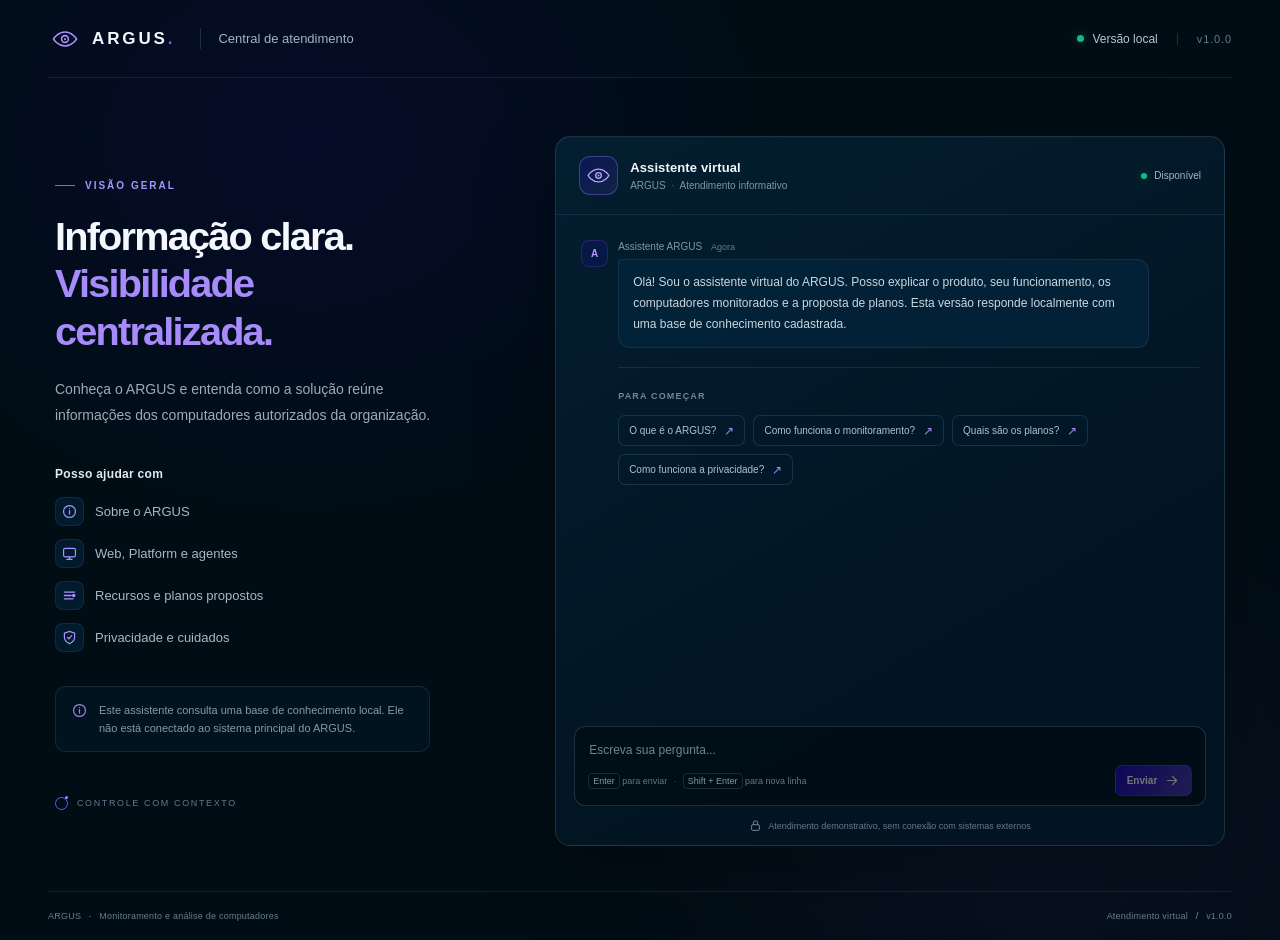
<file: index.html>
<!doctype html>
<html lang="pt-BR">
<head>
  <meta charset="utf-8">
  <meta name="viewport" content="width=device-width, initial-scale=1">
  <meta name="theme-color" content="#010d15">
  <meta name="description" content="Assistente virtual local para conhecer o ARGUS, seu funcionamento e a proposta de planos.">
  <title>Atendimento virtual · ARGUS</title>
  <link rel="stylesheet" href="style.css">
  <script src="script.js" defer></script>
</head>
<body>
  <div class="app-shell">
    <header class="topbar">
      <a class="brand" href="#inicio" aria-label="ARGUS, início">
        <span class="brand-mark" aria-hidden="true">
          <svg viewBox="0 0 32 32" fill="none">
            <path d="M4.5 16s4.1-7 11.5-7 11.5 7 11.5 7-4.1 7-11.5 7S4.5 16 4.5 16Z" stroke="currentColor" stroke-width="1.6"/>
            <circle cx="16" cy="16" r="3.4" stroke="currentColor" stroke-width="1.6"/>
            <circle cx="16" cy="16" r="1.1" fill="currentColor"/>
          </svg>
        </span>
        <span class="brand-word">ARGUS<span class="brand-period">.</span></span>
      </a>
      <div class="topbar-context">
        <span class="context-divider" aria-hidden="true"></span>
        <span>Central de atendimento</span>
      </div>
      <div class="topbar-right">
        <span class="local-badge"><span class="local-dot"></span> Versão local</span>
        <span class="version-label">v1.0.0</span>
      </div>
    </header>

    <main class="workspace" id="inicio">
      <section class="intro-panel" aria-labelledby="intro-title">
        <div class="eyebrow"><span class="eyebrow-line"></span> VISÃO GERAL</div>
        <h1 id="intro-title">Informação clara.<br><span>Visibilidade centralizada.</span></h1>
        <p class="intro-copy">Conheça o ARGUS e entenda como a solução reúne informações dos computadores autorizados da organização.</p>

        <div class="topic-block">
          <h2>Posso ajudar com</h2>
          <ul class="topic-list">
            <li><span class="topic-icon" aria-hidden="true"><svg viewBox="0 0 20 20" fill="none"><circle cx="10" cy="10" r="7" stroke="currentColor" stroke-width="1.4"/><path d="M10 9v4M10 6.5h.01" stroke="currentColor" stroke-width="1.5" stroke-linecap="round"/></svg></span>Sobre o ARGUS</li>
            <li><span class="topic-icon" aria-hidden="true"><svg viewBox="0 0 20 20" fill="none"><rect x="3" y="4" width="14" height="10" rx="1.8" stroke="currentColor" stroke-width="1.4"/><path d="M7 17h6M10 14v3" stroke="currentColor" stroke-width="1.4" stroke-linecap="round"/></svg></span>Web, Platform e agentes</li>
            <li><span class="topic-icon" aria-hidden="true"><svg viewBox="0 0 20 20" fill="none"><path d="M4 6h12M4 10h8M4 14h10" stroke="currentColor" stroke-width="1.5" stroke-linecap="round"/><circle cx="15" cy="10" r="2" fill="currentColor"/></svg></span>Recursos e planos propostos</li>
            <li><span class="topic-icon" aria-hidden="true"><svg viewBox="0 0 20 20" fill="none"><path d="M10 2.8 16 5v4.8c0 3.2-2.2 5.9-6 7.4-3.8-1.5-6-4.2-6-7.4V5l6-2.2Z" stroke="currentColor" stroke-width="1.4"/><path d="m7.5 9.8 1.7 1.7 3.4-3.7" stroke="currentColor" stroke-width="1.4" stroke-linecap="round" stroke-linejoin="round"/></svg></span>Privacidade e cuidados</li>
          </ul>
        </div>

        <div class="note-card">
          <span class="note-icon" aria-hidden="true"><svg viewBox="0 0 20 20" fill="none"><circle cx="10" cy="10" r="7" stroke="currentColor" stroke-width="1.4"/><path d="M10 9v4M10 6.5h.01" stroke="currentColor" stroke-width="1.5" stroke-linecap="round"/></svg></span>
          <p>Este assistente consulta uma base de conhecimento local. Ele não está conectado ao sistema principal do ARGUS.</p>
        </div>
        <div class="intro-footer"><span class="footer-orbit" aria-hidden="true"></span> CONTROLE COM CONTEXTO</div>
      </section>

      <section class="chat-panel" aria-labelledby="assistant-name">
        <header class="chat-header">
          <div class="assistant-avatar" aria-hidden="true">
            <svg viewBox="0 0 32 32" fill="none"><path d="M4.5 16s4.1-7 11.5-7 11.5 7 11.5 7-4.1 7-11.5 7S4.5 16 4.5 16Z" stroke="currentColor" stroke-width="1.5"/><circle cx="16" cy="16" r="3.1" stroke="currentColor" stroke-width="1.5"/><circle cx="16" cy="16" r="1" fill="currentColor"/></svg>
          </div>
          <div class="assistant-meta">
            <h2 id="assistant-name">Assistente virtual</h2>
            <p>ARGUS <span class="meta-separator">·</span> Atendimento informativo</p>
          </div>
          <div class="availability"><span class="availability-dot"></span><span>Disponível</span></div>
        </header>

        <div class="chat-divider"></div>

        <div class="conversation" id="conversation" role="log" aria-label="Conversa com o assistente" aria-live="polite" aria-relevant="additions">
          <div class="message-row assistant-row">
            <div class="message-avatar" aria-hidden="true">A</div>
            <div class="message-content">
              <div class="message-byline"><span>Assistente ARGUS</span><time>Agora</time></div>
              <div class="message-bubble assistant-bubble">Olá! Sou o assistente virtual do ARGUS. Posso explicar o produto, seu funcionamento, os computadores monitorados e a proposta de planos. Esta versão responde localmente com uma base de conhecimento cadastrada.</div>
            </div>
          </div>
          <div class="suggestions" id="suggestions" aria-label="Sugestões de perguntas">
            <span class="suggestions-label">PARA COMEÇAR</span>
            <div class="suggestion-list">
              <button class="suggestion-chip" type="button" data-question="O que é o ARGUS?">O que é o ARGUS?<span aria-hidden="true">↗</span></button>
              <button class="suggestion-chip" type="button" data-question="Como funciona o monitoramento?">Como funciona o monitoramento?<span aria-hidden="true">↗</span></button>
              <button class="suggestion-chip" type="button" data-question="Quais são os planos?">Quais são os planos?<span aria-hidden="true">↗</span></button>
              <button class="suggestion-chip" type="button" data-question="Como funciona a privacidade?">Como funciona a privacidade?<span aria-hidden="true">↗</span></button>
            </div>
          </div>
        </div>

        <form class="composer" id="chat-form" autocomplete="off">
          <label class="visually-hidden" for="message-input">Escreva sua pergunta</label>
          <textarea id="message-input" name="message" rows="1" placeholder="Escreva sua pergunta..." enterkeyhint="send"></textarea>
          <div class="composer-footer">
            <span class="input-hint"><kbd>Enter</kbd> para enviar <span class="hint-divider">·</span> <kbd>Shift + Enter</kbd> para nova linha</span>
            <button class="send-button" id="send-button" type="submit" aria-label="Enviar mensagem" disabled>
              <span>Enviar</span>
              <svg viewBox="0 0 20 20" fill="none" aria-hidden="true"><path d="M3.5 10h12M10 4.5l5.5 5.5-5.5 5.5" stroke="currentColor" stroke-width="1.6" stroke-linecap="round" stroke-linejoin="round"/></svg>
            </button>
          </div>
        </form>
        <div class="chat-footnote"><span class="footnote-lock" aria-hidden="true"><svg viewBox="0 0 16 16" fill="none"><rect x="3.2" y="7" width="9.6" height="7" rx="1.5" stroke="currentColor" stroke-width="1.2"/><path d="M5.3 7V5a2.7 2.7 0 0 1 5.4 0v2" stroke="currentColor" stroke-width="1.2" stroke-linecap="round"/></svg></span> Atendimento demonstrativo, sem conexão com sistemas externos</div>
      </section>
    </main>

    <footer class="page-footer"><span>ARGUS <span class="footer-dot">·</span> Monitoramento e análise de computadores</span><span>Atendimento virtual <span class="footer-dot">/</span> v1.0.0</span></footer>
  </div>
</body>
</html>
</file>
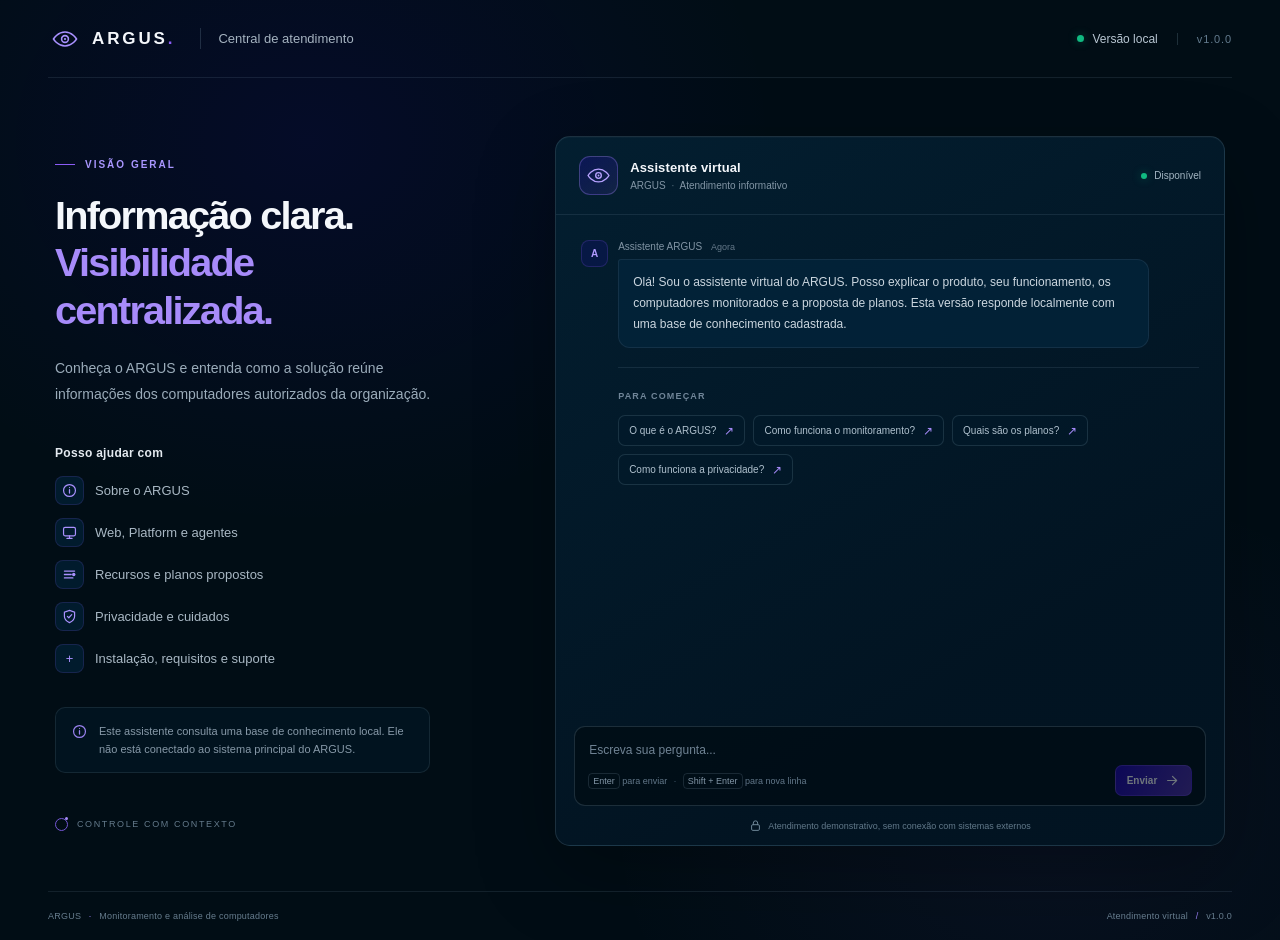
<file: chatbots/versao-1/index.html>
<!doctype html>
<html lang="pt-BR">
<head>
  <meta charset="utf-8">
  <meta name="viewport" content="width=device-width, initial-scale=1">
  <meta name="theme-color" content="#010d15">
  <meta name="description" content="Assistente virtual local para conhecer o ARGUS, seu funcionamento e a proposta de planos.">
  <title>Atendimento virtual · ARGUS</title>
  <link rel="stylesheet" href="style.css">
  <script src="script.js" defer></script>
</head>
<body>
  <div class="app-shell">
    <header class="topbar">
      <a class="brand" href="#inicio" aria-label="ARGUS, início">
        <span class="brand-mark" aria-hidden="true">
          <svg viewBox="0 0 32 32" fill="none">
            <path d="M4.5 16s4.1-7 11.5-7 11.5 7 11.5 7-4.1 7-11.5 7S4.5 16 4.5 16Z" stroke="currentColor" stroke-width="1.6"/>
            <circle cx="16" cy="16" r="3.4" stroke="currentColor" stroke-width="1.6"/>
            <circle cx="16" cy="16" r="1.1" fill="currentColor"/>
          </svg>
        </span>
        <span class="brand-word">ARGUS<span class="brand-period">.</span></span>
      </a>
      <div class="topbar-context">
        <span class="context-divider" aria-hidden="true"></span>
        <span>Central de atendimento</span>
      </div>
      <div class="topbar-right">
        <span class="local-badge"><span class="local-dot"></span> Versão local</span>
        <span class="version-label">v1.0.0</span>
      </div>
    </header>

    <main class="workspace" id="inicio">
      <section class="intro-panel" aria-labelledby="intro-title">
        <div class="eyebrow"><span class="eyebrow-line"></span> VISÃO GERAL</div>
        <h1 id="intro-title">Informação clara.<br><span>Visibilidade centralizada.</span></h1>
        <p class="intro-copy">Conheça o ARGUS e entenda como a solução reúne informações dos computadores autorizados da organização.</p>

        <div class="topic-block">
          <h2>Posso ajudar com</h2>
          <ul class="topic-list">
            <li><span class="topic-icon" aria-hidden="true"><svg viewBox="0 0 20 20" fill="none"><circle cx="10" cy="10" r="7" stroke="currentColor" stroke-width="1.4"/><path d="M10 9v4M10 6.5h.01" stroke="currentColor" stroke-width="1.5" stroke-linecap="round"/></svg></span>Sobre o ARGUS</li>
            <li><span class="topic-icon" aria-hidden="true"><svg viewBox="0 0 20 20" fill="none"><rect x="3" y="4" width="14" height="10" rx="1.8" stroke="currentColor" stroke-width="1.4"/><path d="M7 17h6M10 14v3" stroke="currentColor" stroke-width="1.4" stroke-linecap="round"/></svg></span>Web, Platform e agentes</li>
            <li><span class="topic-icon" aria-hidden="true"><svg viewBox="0 0 20 20" fill="none"><path d="M4 6h12M4 10h8M4 14h10" stroke="currentColor" stroke-width="1.5" stroke-linecap="round"/><circle cx="15" cy="10" r="2" fill="currentColor"/></svg></span>Recursos e planos propostos</li>
            <li><span class="topic-icon" aria-hidden="true"><svg viewBox="0 0 20 20" fill="none"><path d="M10 2.8 16 5v4.8c0 3.2-2.2 5.9-6 7.4-3.8-1.5-6-4.2-6-7.4V5l6-2.2Z" stroke="currentColor" stroke-width="1.4"/><path d="m7.5 9.8 1.7 1.7 3.4-3.7" stroke="currentColor" stroke-width="1.4" stroke-linecap="round" stroke-linejoin="round"/></svg></span>Privacidade e cuidados</li>
            <li><span class="topic-icon" aria-hidden="true">+</span>Instalação, requisitos e suporte</li>
          </ul>
        </div>

        <div class="note-card">
          <span class="note-icon" aria-hidden="true"><svg viewBox="0 0 20 20" fill="none"><circle cx="10" cy="10" r="7" stroke="currentColor" stroke-width="1.4"/><path d="M10 9v4M10 6.5h.01" stroke="currentColor" stroke-width="1.5" stroke-linecap="round"/></svg></span>
          <p>Este assistente consulta uma base de conhecimento local. Ele não está conectado ao sistema principal do ARGUS.</p>
        </div>
        <div class="intro-footer"><span class="footer-orbit" aria-hidden="true"></span> CONTROLE COM CONTEXTO</div>
      </section>

      <section class="chat-panel" aria-labelledby="assistant-name">
        <header class="chat-header">
          <div class="assistant-avatar" aria-hidden="true">
            <svg viewBox="0 0 32 32" fill="none"><path d="M4.5 16s4.1-7 11.5-7 11.5 7 11.5 7-4.1 7-11.5 7S4.5 16 4.5 16Z" stroke="currentColor" stroke-width="1.5"/><circle cx="16" cy="16" r="3.1" stroke="currentColor" stroke-width="1.5"/><circle cx="16" cy="16" r="1" fill="currentColor"/></svg>
          </div>
          <div class="assistant-meta">
            <h2 id="assistant-name">Assistente virtual</h2>
            <p>ARGUS <span class="meta-separator">·</span> Atendimento informativo</p>
          </div>
          <div class="availability"><span class="availability-dot"></span><span>Disponível</span></div>
        </header>

        <div class="chat-divider"></div>

        <div class="conversation" id="conversation" role="log" aria-label="Conversa com o assistente" aria-live="polite" aria-relevant="additions">
          <div class="message-row assistant-row">
            <div class="message-avatar" aria-hidden="true">A</div>
            <div class="message-content">
              <div class="message-byline"><span>Assistente ARGUS</span><time>Agora</time></div>
              <div class="message-bubble assistant-bubble">Olá! Sou o assistente virtual do ARGUS. Posso explicar o produto, seu funcionamento, os computadores monitorados e a proposta de planos. Esta versão responde localmente com uma base de conhecimento cadastrada.</div>
            </div>
          </div>
          <div class="suggestions" id="suggestions" aria-label="Sugestões de perguntas">
            <span class="suggestions-label">PARA COMEÇAR</span>
            <div class="suggestion-list">
              <button class="suggestion-chip" type="button" data-question="O que é o ARGUS?">O que é o ARGUS?<span aria-hidden="true">↗</span></button>
              <button class="suggestion-chip" type="button" data-question="Como funciona o monitoramento?">Como funciona o monitoramento?<span aria-hidden="true">↗</span></button>
              <button class="suggestion-chip" type="button" data-question="Quais são os planos?">Quais são os planos?<span aria-hidden="true">↗</span></button>
              <button class="suggestion-chip" type="button" data-question="Como funciona a privacidade?">Como funciona a privacidade?<span aria-hidden="true">↗</span></button>
            </div>
          </div>
        </div>

        <form class="composer" id="chat-form" autocomplete="off">
          <label class="visually-hidden" for="message-input">Escreva sua pergunta</label>
          <textarea id="message-input" name="message" rows="1" placeholder="Escreva sua pergunta..." enterkeyhint="send"></textarea>
          <div class="composer-footer">
            <span class="input-hint"><kbd>Enter</kbd> para enviar <span class="hint-divider">·</span> <kbd>Shift + Enter</kbd> para nova linha</span>
            <button class="send-button" id="send-button" type="submit" aria-label="Enviar mensagem" disabled>
              <span>Enviar</span>
              <svg viewBox="0 0 20 20" fill="none" aria-hidden="true"><path d="M3.5 10h12M10 4.5l5.5 5.5-5.5 5.5" stroke="currentColor" stroke-width="1.6" stroke-linecap="round" stroke-linejoin="round"/></svg>
            </button>
          </div>
        </form>
        <div class="chat-footnote"><span class="footnote-lock" aria-hidden="true"><svg viewBox="0 0 16 16" fill="none"><rect x="3.2" y="7" width="9.6" height="7" rx="1.5" stroke="currentColor" stroke-width="1.2"/><path d="M5.3 7V5a2.7 2.7 0 0 1 5.4 0v2" stroke="currentColor" stroke-width="1.2" stroke-linecap="round"/></svg></span> Atendimento demonstrativo, sem conexão com sistemas externos</div>
      </section>
    </main>

    <footer class="page-footer"><span>ARGUS <span class="footer-dot">·</span> Monitoramento e análise de computadores</span><span>Atendimento virtual <span class="footer-dot">/</span> v1.0.0</span></footer>
  </div>
</body>
</html>
</file>
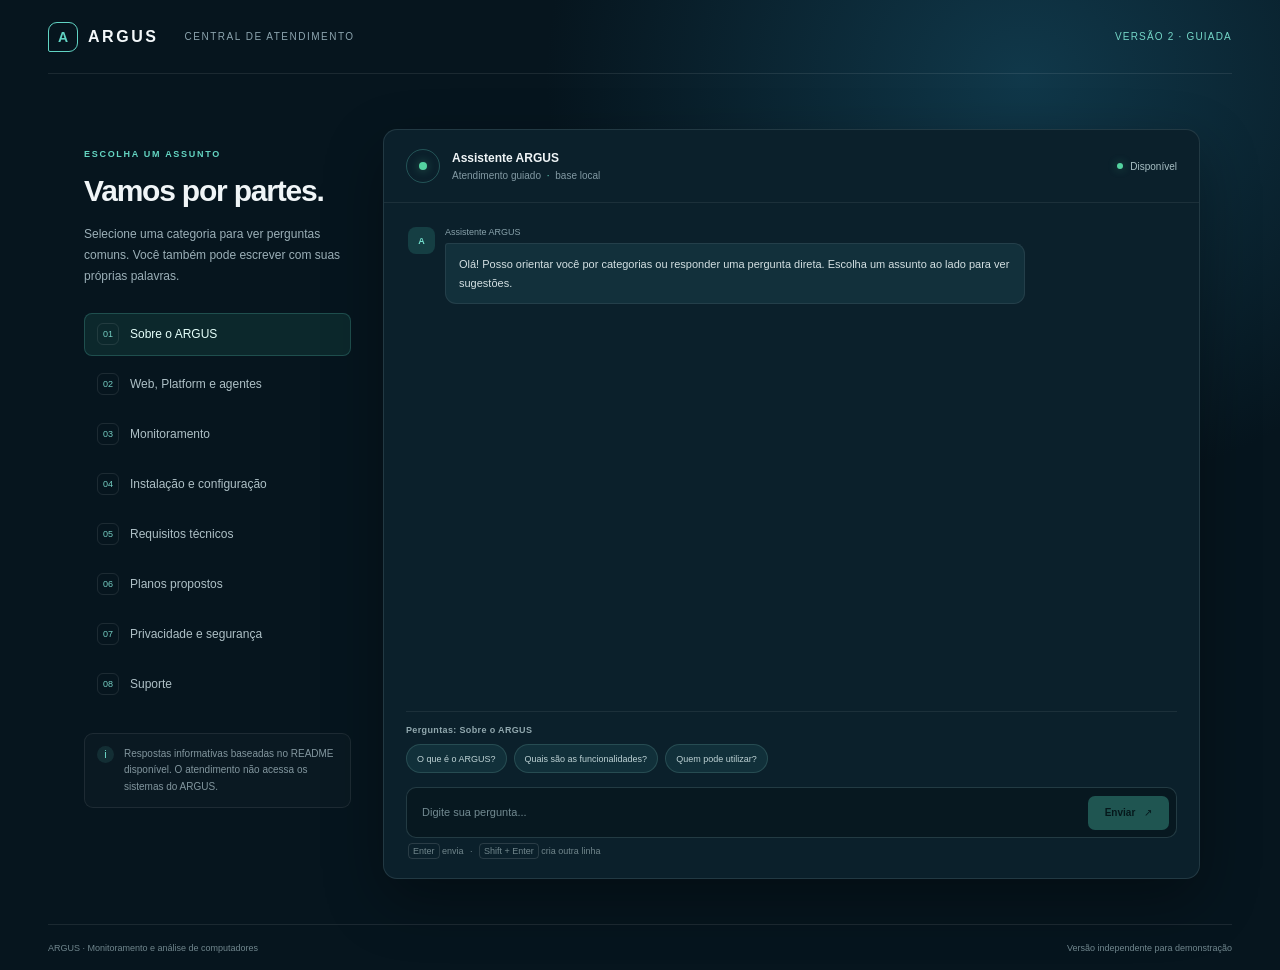
<file: chatbots/versao-2/index.html>
<!doctype html>
<html lang="pt-BR">
<head>
  <meta charset="utf-8">
  <meta name="viewport" content="width=device-width, initial-scale=1">
  <meta name="theme-color" content="#06151e">
  <meta name="description" content="Atendimento guiado do ARGUS por categorias de perguntas frequentes.">
  <title>ARGUS | Atendimento guiado</title>
  <link rel="stylesheet" href="style.css">
  <script src="script.js" defer></script>
</head>
<body>
  <div class="page-shell">
    <header class="topbar">
      <a class="brand" href="#inicio" aria-label="ARGUS, início"><span class="brand-symbol" aria-hidden="true">A</span><span>ARGUS</span></a>
      <span class="topbar-label">CENTRAL DE ATENDIMENTO</span>
      <span class="version-tag">VERSÃO 2 · GUIADA</span>
    </header>

    <main id="inicio" class="guided-layout">
      <aside class="category-panel" aria-labelledby="category-title">
        <p class="eyebrow">ESCOLHA UM ASSUNTO</p>
        <h1 id="category-title">Vamos por partes.</h1>
        <p class="category-intro">Selecione uma categoria para ver perguntas comuns. Você também pode escrever com suas próprias palavras.</p>
        <nav id="category-list" class="category-list" aria-label="Categorias de perguntas"></nav>
        <div class="source-note"><span aria-hidden="true">i</span><p>Respostas informativas baseadas no README disponível. O atendimento não acessa os sistemas do ARGUS.</p></div>
      </aside>

      <section class="chat-card" aria-labelledby="assistant-title">
        <header class="chat-header">
          <div class="status-mark" aria-hidden="true"><span></span></div>
          <div><h2 id="assistant-title">Assistente ARGUS</h2><p>Atendimento guiado <span>·</span> base local</p></div>
          <span class="online-label"><i></i> Disponível</span>
        </header>
        <div class="chat-body">
          <div id="conversation" class="conversation" role="log" aria-label="Conversa com o assistente" aria-live="polite" aria-relevant="additions">
            <div class="message-row assistant-row"><div class="avatar assistant-avatar" aria-hidden="true">A</div><div class="message-stack"><span class="speaker">Assistente ARGUS</span><div class="bubble assistant-bubble">Olá! Posso orientar você por categorias ou responder uma pergunta direta. Escolha um assunto ao lado para ver sugestões.</div></div></div>
          </div>
          <section class="question-picker" aria-live="polite" aria-labelledby="question-title">
            <h3 id="question-title">Perguntas desta categoria</h3>
            <div id="question-list" class="question-list"></div>
          </section>
          <form id="chat-form" class="composer" autocomplete="off">
            <label class="visually-hidden" for="message-input">Escreva sua pergunta</label>
            <textarea id="message-input" rows="1" placeholder="Digite sua pergunta..." enterkeyhint="send"></textarea>
            <button id="send-button" type="submit" disabled><span>Enviar</span><span aria-hidden="true">↗</span></button>
          </form>
          <p class="input-help"><kbd>Enter</kbd> envia <span>·</span> <kbd>Shift + Enter</kbd> cria outra linha</p>
        </div>
      </section>
    </main>
    <footer class="page-footer"><span>ARGUS · Monitoramento e análise de computadores</span><span>Versão independente para demonstração</span></footer>
  </div>
</body>
</html>
</file>
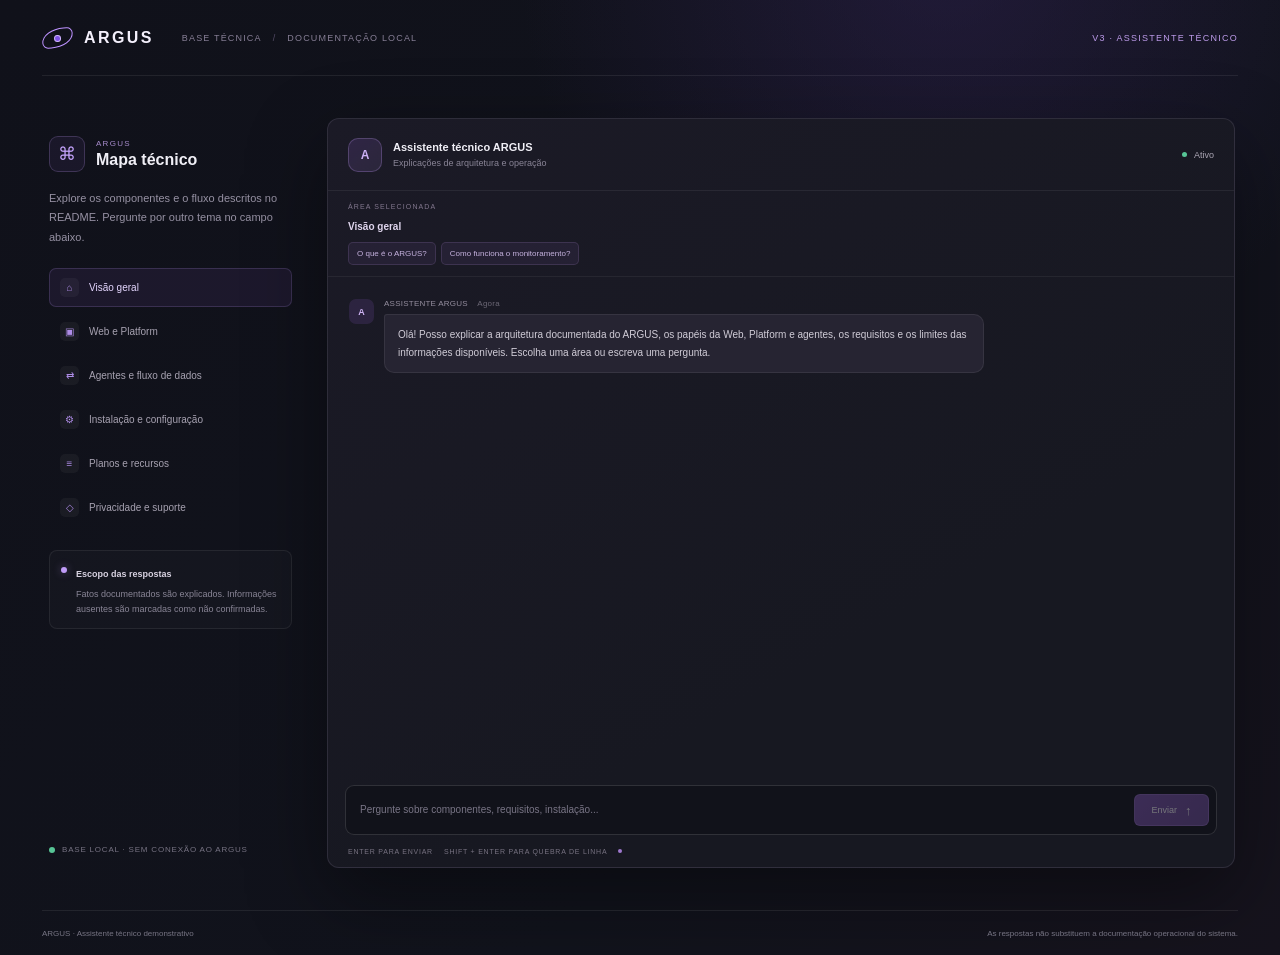
<file: chatbots/versao-3/index.html>
<!doctype html>
<html lang="pt-BR">
<head>
  <meta charset="utf-8">
  <meta name="viewport" content="width=device-width, initial-scale=1">
  <meta name="theme-color" content="#10111a">
  <meta name="description" content="Assistente técnico local do ARGUS, com respostas baseadas na documentação disponível.">
  <title>ARGUS | Assistente técnico</title>
  <link rel="stylesheet" href="style.css">
  <script src="script.js" defer></script>
</head>
<body>
  <div class="technical-app">
    <header class="topbar">
      <a class="brand" href="#inicio" aria-label="ARGUS, início"><span class="brand-eye" aria-hidden="true"><i></i></span><span>ARGUS</span></a>
      <div class="product-path"><span>BASE TÉCNICA</span><b>/</b><span>DOCUMENTAÇÃO LOCAL</span></div>
      <span class="release">V3 · ASSISTENTE TÉCNICO</span>
    </header>
    <main id="inicio" class="technical-layout">
      <aside class="reference-panel">
        <div class="reference-heading"><span class="reference-icon" aria-hidden="true">⌘</span><div><p>ARGUS</p><h1>Mapa técnico</h1></div></div>
        <p class="reference-copy">Explore os componentes e o fluxo descritos no README. Pergunte por outro tema no campo abaixo.</p>
        <nav id="area-list" class="area-list" aria-label="Áreas técnicas"></nav>
        <div class="scope-card"><span class="scope-dot"></span><div><strong>Escopo das respostas</strong><p>Fatos documentados são explicados. Informações ausentes são marcadas como não confirmadas.</p></div></div>
        <div class="local-status"><span></span> BASE LOCAL · SEM CONEXÃO AO ARGUS</div>
      </aside>

      <section class="assistant-window" aria-labelledby="assistant-title">
        <header class="window-header">
          <div class="window-title"><div class="bot-icon" aria-hidden="true">A</div><div><h2 id="assistant-title">Assistente técnico ARGUS</h2><p>Explicações de arquitetura e operação</p></div></div>
          <div class="window-badge"><span></span> Ativo</div>
        </header>
        <div class="active-area" aria-live="polite"><span>ÁREA SELECIONADA</span><strong id="active-area">Visão geral</strong><div id="topic-chips" class="topic-chips"></div></div>
        <div id="conversation" class="conversation" role="log" aria-label="Conversa com o assistente técnico" aria-live="polite" aria-relevant="additions">
          <div class="message-row assistant-row"><div class="message-mark" aria-hidden="true">A</div><div class="message-body"><div class="message-label">ASSISTENTE ARGUS <time>Agora</time></div><div class="message-bubble assistant-bubble">Olá! Posso explicar a arquitetura documentada do ARGUS, os papéis da Web, Platform e agentes, os requisitos e os limites das informações disponíveis. Escolha uma área ou escreva uma pergunta.</div></div></div>
        </div>
        <form id="chat-form" class="technical-composer" autocomplete="off">
          <label class="visually-hidden" for="message-input">Escreva sua dúvida técnica</label>
          <textarea id="message-input" rows="1" placeholder="Pergunte sobre componentes, requisitos, instalação..." enterkeyhint="send"></textarea>
          <button id="send-button" type="submit" disabled aria-label="Enviar pergunta"><span>Enviar</span><b aria-hidden="true">↑</b></button>
        </form>
        <div class="composer-caption"><span>ENTER PARA ENVIAR</span><span>SHIFT + ENTER PARA QUEBRA DE LINHA</span><span class="caption-dot"></span></div>
      </section>
    </main>
    <footer class="footer"><span>ARGUS · Assistente técnico demonstrativo</span><span>As respostas não substituem a documentação operacional do sistema.</span></footer>
  </div>
</body>
</html>
</file>
<file: style.css>
:root {
  color-scheme: dark;
  --black: #000000;
  --background: #010d15;
  --panel: #021a2a;
  --surface: #03243b;
  --surface-raised: #062b44;
  --line: rgba(151, 183, 204, 0.12);
  --line-strong: rgba(151, 183, 204, 0.2);
  --text: #f4f7fb;
  --muted: #91a4b5;
  --subtle: #637b8e;
  --purple: #2500d0;
  --violet: #8b5cf6;
  --green: #10b981;
  --font: Inter, Outfit, "Segoe UI", Arial, sans-serif;
  font-family: var(--font);
  font-synthesis: none;
  text-rendering: optimizeLegibility;
}

* { box-sizing: border-box; }

html { min-width: 320px; min-height: 100%; background: var(--background); }

body {
  min-width: 320px;
  min-height: 100vh;
  margin: 0;
  color: var(--text);
  background:
    radial-gradient(ellipse at 24% 15%, rgba(37, 0, 208, 0.1), transparent 34%),
    radial-gradient(ellipse at 82% 88%, rgba(139, 92, 246, 0.055), transparent 30%),
    var(--background);
}

button, textarea { font: inherit; }
button { color: inherit; }

.app-shell {
  width: min(1440px, 100%);
  min-height: 100vh;
  margin: 0 auto;
  padding: 0 48px;
  display: flex;
  flex-direction: column;
}

.topbar {
  height: 78px;
  display: flex;
  align-items: center;
  border-bottom: 1px solid var(--line);
}

.brand {
  display: inline-flex;
  align-items: center;
  gap: 10px;
  color: var(--text);
  text-decoration: none;
}

.brand-mark { width: 34px; height: 34px; color: #a991ff; display: grid; place-items: center; }
.brand-mark svg { width: 32px; height: 32px; }
.brand-word { font-size: 17px; font-weight: 750; letter-spacing: 0.17em; }
.brand-period { color: var(--violet); }
.topbar-context { display: flex; align-items: center; gap: 17px; margin-left: 25px; color: #a5b3c0; font-size: 13px; }
.context-divider { height: 21px; border-left: 1px solid var(--line-strong); }
.topbar-right { display: flex; align-items: center; gap: 19px; margin-left: auto; }
.local-badge { display: inline-flex; align-items: center; gap: 8px; color: #b8c6d2; font-size: 12px; }
.local-dot, .availability-dot { width: 7px; height: 7px; border-radius: 50%; background: var(--green); box-shadow: 0 0 10px rgba(16, 185, 129, 0.4); }
.version-label { padding-left: 19px; border-left: 1px solid var(--line-strong); color: var(--subtle); font-size: 11px; letter-spacing: 0.08em; }

.workspace {
  flex: 1;
  width: 100%;
  max-width: 1170px;
  margin: 0 auto;
  padding: 58px 0 45px;
  display: grid;
  grid-template-columns: minmax(285px, 0.76fr) minmax(530px, 1.24fr);
  align-items: center;
  gap: clamp(46px, 7vw, 106px);
}

.intro-panel { padding: 12px 0 4px; }
.eyebrow { display: flex; align-items: center; gap: 10px; margin-bottom: 22px; color: #a996ff; font-size: 10px; font-weight: 700; letter-spacing: 0.2em; }
.eyebrow-line { width: 20px; height: 1px; background: var(--violet); }
.intro-panel h1 { margin: 0; font-size: clamp(30px, 3.1vw, 43px); line-height: 1.19; letter-spacing: -0.045em; font-weight: 570; }
.intro-panel h1 span { color: #a78bfa; }
.intro-copy { max-width: 390px; margin: 22px 0 0; color: #9bacba; font-size: 14px; line-height: 1.85; }
.topic-block { margin-top: 38px; }
.topic-block h2 { margin: 0 0 16px; color: #e4eaf0; font-size: 12px; font-weight: 620; letter-spacing: 0.025em; }
.topic-list { margin: 0; padding: 0; display: grid; gap: 13px; list-style: none; }
.topic-list li { display: flex; align-items: center; gap: 11px; color: #a9b8c4; font-size: 13px; }
.topic-icon { width: 29px; height: 29px; display: grid; place-items: center; border: 1px solid rgba(139, 92, 246, 0.16); border-radius: 8px; background: rgba(3, 36, 59, 0.66); color: #aa91ff; }
.topic-icon svg { width: 17px; height: 17px; }
.note-card { max-width: 375px; margin-top: 34px; padding: 14px 15px; display: flex; align-items: flex-start; gap: 11px; border: 1px solid rgba(137, 160, 178, 0.14); border-radius: 10px; background: rgba(2, 26, 42, 0.54); }
.note-icon { flex: 0 0 auto; width: 17px; height: 17px; margin-top: 1px; color: #9a82ef; }
.note-icon svg { width: 17px; height: 17px; }
.note-card p { margin: 0; color: #8799a8; font-size: 11px; line-height: 1.65; }
.intro-footer { display: flex; align-items: center; gap: 9px; margin-top: 45px; color: #647a8b; font-size: 9px; letter-spacing: 0.18em; }
.footer-orbit { width: 13px; height: 13px; border: 1px solid #7557d6; border-radius: 50%; position: relative; }
.footer-orbit::after { position: absolute; content: ""; width: 3px; height: 3px; top: -2px; right: -1px; background: #a78bfa; border-radius: 50%; }

.chat-panel {
  min-width: 0;
  height: min(710px, calc(100vh - 170px));
  min-height: 570px;
  display: flex;
  flex-direction: column;
  overflow: hidden;
  border: 1px solid rgba(153, 181, 201, 0.17);
  border-radius: 15px;
  background: linear-gradient(150deg, rgba(3, 31, 49, 0.98), rgba(2, 20, 34, 0.99) 72%);
  box-shadow: 0 26px 80px rgba(0, 0, 0, 0.27), 0 1px 0 rgba(255, 255, 255, 0.025) inset;
}

.chat-header { height: 77px; flex: 0 0 auto; display: flex; align-items: center; padding: 0 23px; }
.assistant-avatar { width: 39px; height: 39px; display: grid; place-items: center; border: 1px solid rgba(167, 139, 250, 0.31); border-radius: 11px; background: linear-gradient(145deg, rgba(37, 0, 208, 0.24), rgba(139, 92, 246, 0.11)); color: #b7a2ff; }
.assistant-avatar svg { width: 29px; height: 29px; }
.assistant-meta { min-width: 0; margin-left: 12px; }
.assistant-meta h2 { margin: 0; font-size: 13px; font-weight: 650; letter-spacing: 0.01em; }
.assistant-meta p { margin: 5px 0 0; color: #8295a5; font-size: 10px; }
.meta-separator { padding: 0 3px; color: #576d7d; }
.availability { margin-left: auto; display: flex; align-items: center; gap: 7px; color: #a4b6c3; font-size: 10px; }
.availability-dot { width: 6px; height: 6px; }
.chat-divider { height: 1px; flex: 0 0 auto; background: var(--line); }

.conversation { flex: 1 1 auto; min-height: 0; padding: 25px 25px 22px; overflow: auto; overscroll-behavior: contain; scrollbar-color: rgba(130, 153, 171, 0.28) transparent; scrollbar-width: thin; }
.conversation::-webkit-scrollbar { width: 6px; }
.conversation::-webkit-scrollbar-thumb { border-radius: 8px; background: rgba(130, 153, 171, 0.28); }
.message-row { width: 100%; display: flex; align-items: flex-start; gap: 10px; margin: 0 0 19px; }
.message-row.user-row { justify-content: flex-end; }
.message-avatar { width: 27px; height: 27px; flex: 0 0 27px; display: grid; place-items: center; border: 1px solid rgba(139, 92, 246, 0.2); border-radius: 8px; background: rgba(37, 0, 208, 0.14); color: #b19aff; font-size: 10px; font-weight: 700; }
.user-row .message-avatar { order: 2; border-color: rgba(130, 152, 171, 0.18); background: rgba(64, 87, 105, 0.22); color: #cbd5df; }
.message-content { min-width: 0; max-width: min(86%, 560px); }
.user-row .message-content { display: flex; flex-direction: column; align-items: flex-end; }
.message-byline { display: flex; align-items: center; gap: 9px; margin: 1px 0 7px; color: #8295a5; font-size: 10px; }
.message-byline time { color: #647889; font-size: 9px; }
.user-row .message-byline { flex-direction: row-reverse; }
.message-bubble { padding: 12px 14px; border: 1px solid rgba(132, 158, 178, 0.13); border-radius: 3px 12px 12px 12px; color: #cbd6df; font-size: 12px; line-height: 1.75; white-space: pre-wrap; overflow-wrap: anywhere; }
.assistant-bubble { background: rgba(3, 36, 59, 0.78); }
.user-bubble { border-color: rgba(139, 92, 246, 0.22); border-radius: 12px 3px 12px 12px; background: linear-gradient(135deg, rgba(37, 0, 208, 0.25), rgba(82, 48, 178, 0.2)); color: #eee9ff; }

.suggestions { margin: 3px 0 0 37px; padding-top: 17px; border-top: 1px solid var(--line); }
.suggestions[hidden] { display: none; }
.suggestions-label { color: #718699; font-size: 9px; font-weight: 650; letter-spacing: 0.13em; }
.suggestion-list { display: flex; flex-wrap: wrap; gap: 8px; margin-top: 12px; }
.suggestion-chip { min-height: 31px; padding: 0 10px; display: inline-flex; align-items: center; gap: 8px; border: 1px solid rgba(151, 183, 204, 0.16); border-radius: 7px; background: rgba(2, 26, 42, 0.55); color: #b0c1ce; font-size: 10px; cursor: pointer; transition: border-color 150ms ease, background-color 150ms ease, color 150ms ease, transform 150ms ease; }
.suggestion-chip span { color: #a78bfa; font-size: 12px; }
.suggestion-chip:hover { transform: translateY(-1px); border-color: rgba(167, 139, 250, 0.45); background: rgba(37, 0, 208, 0.13); color: var(--text); }

.composer { flex: 0 0 auto; margin: 0 18px; padding: 12px 13px 9px; border: 1px solid rgba(151, 183, 204, 0.19); border-radius: 11px; background: rgba(1, 13, 21, 0.76); transition: border-color 150ms ease, box-shadow 150ms ease; }
.composer:focus-within { border-color: rgba(139, 92, 246, 0.55); box-shadow: 0 0 0 3px rgba(37, 0, 208, 0.12); }
.composer textarea { display: block; width: 100%; min-height: 25px; max-height: 145px; resize: none; overflow-y: auto; padding: 2px 1px 5px; border: 0; outline: 0; background: transparent; color: #e6edf3; font-size: 12px; line-height: 1.6; }
.composer textarea::placeholder { color: #6f8394; opacity: 1; }
.composer-footer { display: flex; align-items: center; justify-content: space-between; gap: 12px; }
.input-hint { color: #617789; font-size: 9px; }
kbd { padding: 2px 4px; border: 1px solid rgba(119, 144, 162, 0.21); border-radius: 4px; color: #8195a6; font-family: var(--font); font-size: 9px; }
.hint-divider { padding: 0 4px; color: #455d70; }
.send-button { min-width: 77px; height: 31px; padding: 0 10px; display: inline-flex; align-items: center; justify-content: center; gap: 8px; border: 1px solid rgba(139, 92, 246, 0.36); border-radius: 7px; background: linear-gradient(115deg, rgba(37, 0, 208, 0.8), rgba(90, 53, 186, 0.86)); color: #fff; font-size: 10px; font-weight: 630; cursor: pointer; transition: opacity 140ms ease, filter 140ms ease, transform 140ms ease; }
.send-button svg { width: 15px; height: 15px; }
.send-button:hover:not(:disabled) { filter: brightness(1.15); transform: translateY(-1px); }
.send-button:disabled { cursor: default; opacity: 0.43; }
.send-button:focus-visible, .suggestion-chip:focus-visible { outline: 2px solid #b6a3ff; outline-offset: 3px; }
.chat-footnote { height: 39px; flex: 0 0 auto; display: flex; align-items: center; justify-content: center; gap: 6px; color: #62798a; font-size: 9px; }
.footnote-lock, .footnote-lock svg { width: 13px; height: 13px; color: #71899a; }

.page-footer { min-height: 49px; display: flex; align-items: center; justify-content: space-between; border-top: 1px solid var(--line); color: #677d8e; font-size: 9px; letter-spacing: 0.025em; }
.footer-dot { padding: 0 5px; color: #977df0; }
.visually-hidden { position: absolute; width: 1px; height: 1px; padding: 0; margin: -1px; overflow: hidden; clip: rect(0, 0, 0, 0); white-space: nowrap; border: 0; }

@media (max-width: 950px) {
  .app-shell { padding: 0 28px; }
  .workspace { max-width: 760px; grid-template-columns: minmax(220px, 0.72fr) minmax(420px, 1.28fr); gap: 35px; }
  .intro-panel h1 { font-size: 33px; }
  .chat-panel { height: min(680px, calc(100vh - 145px)); }
  .conversation { padding-right: 19px; padding-left: 19px; }
  .composer { margin-right: 13px; margin-left: 13px; }
}

@media (max-width: 720px) {
  .app-shell { padding: 0 17px; }
  .topbar { height: 66px; }
  .brand-mark, .brand-mark svg { width: 29px; height: 29px; }
  .brand-word { font-size: 15px; }
  .topbar-context { gap: 11px; margin-left: 14px; font-size: 11px; }
  .topbar-right { gap: 0; }
  .local-badge { font-size: 0; }
  .local-dot { width: 7px; height: 7px; }
  .version-label { display: none; }
  .workspace { padding: 31px 0 25px; display: flex; flex-direction: column; align-items: stretch; gap: 23px; }
  .intro-panel { padding: 0; }
  .eyebrow { margin-bottom: 13px; font-size: 9px; }
  .intro-panel h1 { font-size: clamp(28px, 7vw, 34px); }
  .intro-copy { max-width: 500px; margin-top: 12px; font-size: 12px; line-height: 1.65; }
  .topic-block, .note-card, .intro-footer { display: none; }
  .chat-panel { height: min(690px, 72vh); min-height: 490px; border-radius: 13px; }
  .chat-header { height: 68px; padding: 0 15px; }
  .assistant-avatar { width: 35px; height: 35px; }
  .assistant-meta { margin-left: 10px; }
  .assistant-meta h2 { font-size: 12px; }
  .assistant-meta p { font-size: 9px; }
  .conversation { padding: 19px 14px 16px; }
  .message-content { max-width: calc(100% - 35px); }
  .message-bubble { padding: 10px 11px; font-size: 11px; }
  .suggestions { margin-left: 0; }
  .suggestion-list { gap: 7px; }
  .suggestion-chip { min-height: 30px; font-size: 9px; }
  .composer { margin: 0 10px; padding: 10px 10px 8px; }
  .input-hint { font-size: 8px; }
  kbd { font-size: 8px; }
  .send-button { min-width: 68px; height: 30px; }
  .chat-footnote { font-size: 8px; }
  .page-footer { min-height: 43px; font-size: 8px; }
  .page-footer span:last-child { display: none; }
}

@media (max-width: 390px) {
  .app-shell { padding: 0 12px; }
  .topbar-context { margin-left: 10px; font-size: 10px; }
  .input-hint { letter-spacing: -0.03em; }
  .suggestion-chip { padding: 0 8px; }
}

@media (prefers-reduced-motion: reduce) {
  *, *::before, *::after { scroll-behavior: auto !important; transition-duration: 0.01ms !important; }
}
</file>
<file: chatbots/versao-1/style.css>
:root {
  color-scheme: dark;
  --black: #000000;
  --background: #010d15;
  --panel: #021a2a;
  --surface: #03243b;
  --surface-raised: #062b44;
  --line: rgba(151, 183, 204, 0.12);
  --line-strong: rgba(151, 183, 204, 0.2);
  --text: #f4f7fb;
  --muted: #91a4b5;
  --subtle: #637b8e;
  --purple: #2500d0;
  --violet: #8b5cf6;
  --green: #10b981;
  --font: Inter, Outfit, "Segoe UI", Arial, sans-serif;
  font-family: var(--font);
  font-synthesis: none;
  text-rendering: optimizeLegibility;
}

* { box-sizing: border-box; }

html { min-width: 320px; min-height: 100%; background: var(--background); }

body {
  min-width: 320px;
  min-height: 100vh;
  margin: 0;
  color: var(--text);
  background:
    radial-gradient(ellipse at 24% 15%, rgba(37, 0, 208, 0.1), transparent 34%),
    radial-gradient(ellipse at 82% 88%, rgba(139, 92, 246, 0.055), transparent 30%),
    var(--background);
}

button, textarea { font: inherit; }
button { color: inherit; }

.app-shell {
  width: min(1440px, 100%);
  min-height: 100vh;
  margin: 0 auto;
  padding: 0 48px;
  display: flex;
  flex-direction: column;
}

.topbar {
  height: 78px;
  display: flex;
  align-items: center;
  border-bottom: 1px solid var(--line);
}

.brand {
  display: inline-flex;
  align-items: center;
  gap: 10px;
  color: var(--text);
  text-decoration: none;
}

.brand-mark { width: 34px; height: 34px; color: #a991ff; display: grid; place-items: center; }
.brand-mark svg { width: 32px; height: 32px; }
.brand-word { font-size: 17px; font-weight: 750; letter-spacing: 0.17em; }
.brand-period { color: var(--violet); }
.topbar-context { display: flex; align-items: center; gap: 17px; margin-left: 25px; color: #a5b3c0; font-size: 13px; }
.context-divider { height: 21px; border-left: 1px solid var(--line-strong); }
.topbar-right { display: flex; align-items: center; gap: 19px; margin-left: auto; }
.local-badge { display: inline-flex; align-items: center; gap: 8px; color: #b8c6d2; font-size: 12px; }
.local-dot, .availability-dot { width: 7px; height: 7px; border-radius: 50%; background: var(--green); box-shadow: 0 0 10px rgba(16, 185, 129, 0.4); }
.version-label { padding-left: 19px; border-left: 1px solid var(--line-strong); color: var(--subtle); font-size: 11px; letter-spacing: 0.08em; }

.workspace {
  flex: 1;
  width: 100%;
  max-width: 1170px;
  margin: 0 auto;
  padding: 58px 0 45px;
  display: grid;
  grid-template-columns: minmax(285px, 0.76fr) minmax(530px, 1.24fr);
  align-items: center;
  gap: clamp(46px, 7vw, 106px);
}

.intro-panel { padding: 12px 0 4px; }
.eyebrow { display: flex; align-items: center; gap: 10px; margin-bottom: 22px; color: #a996ff; font-size: 10px; font-weight: 700; letter-spacing: 0.2em; }
.eyebrow-line { width: 20px; height: 1px; background: var(--violet); }
.intro-panel h1 { margin: 0; font-size: clamp(30px, 3.1vw, 43px); line-height: 1.19; letter-spacing: -0.045em; font-weight: 570; }
.intro-panel h1 span { color: #a78bfa; }
.intro-copy { max-width: 390px; margin: 22px 0 0; color: #9bacba; font-size: 14px; line-height: 1.85; }
.topic-block { margin-top: 38px; }
.topic-block h2 { margin: 0 0 16px; color: #e4eaf0; font-size: 12px; font-weight: 620; letter-spacing: 0.025em; }
.topic-list { margin: 0; padding: 0; display: grid; gap: 13px; list-style: none; }
.topic-list li { display: flex; align-items: center; gap: 11px; color: #a9b8c4; font-size: 13px; }
.topic-icon { width: 29px; height: 29px; display: grid; place-items: center; border: 1px solid rgba(139, 92, 246, 0.16); border-radius: 8px; background: rgba(3, 36, 59, 0.66); color: #aa91ff; }
.topic-icon svg { width: 17px; height: 17px; }
.note-card { max-width: 375px; margin-top: 34px; padding: 14px 15px; display: flex; align-items: flex-start; gap: 11px; border: 1px solid rgba(137, 160, 178, 0.14); border-radius: 10px; background: rgba(2, 26, 42, 0.54); }
.note-icon { flex: 0 0 auto; width: 17px; height: 17px; margin-top: 1px; color: #9a82ef; }
.note-icon svg { width: 17px; height: 17px; }
.note-card p { margin: 0; color: #8799a8; font-size: 11px; line-height: 1.65; }
.intro-footer { display: flex; align-items: center; gap: 9px; margin-top: 45px; color: #647a8b; font-size: 9px; letter-spacing: 0.18em; }
.footer-orbit { width: 13px; height: 13px; border: 1px solid #7557d6; border-radius: 50%; position: relative; }
.footer-orbit::after { position: absolute; content: ""; width: 3px; height: 3px; top: -2px; right: -1px; background: #a78bfa; border-radius: 50%; }

.chat-panel {
  min-width: 0;
  height: min(710px, calc(100vh - 170px));
  min-height: 570px;
  display: flex;
  flex-direction: column;
  overflow: hidden;
  border: 1px solid rgba(153, 181, 201, 0.17);
  border-radius: 15px;
  background: linear-gradient(150deg, rgba(3, 31, 49, 0.98), rgba(2, 20, 34, 0.99) 72%);
  box-shadow: 0 26px 80px rgba(0, 0, 0, 0.27), 0 1px 0 rgba(255, 255, 255, 0.025) inset;
}

.chat-header { height: 77px; flex: 0 0 auto; display: flex; align-items: center; padding: 0 23px; }
.assistant-avatar { width: 39px; height: 39px; display: grid; place-items: center; border: 1px solid rgba(167, 139, 250, 0.31); border-radius: 11px; background: linear-gradient(145deg, rgba(37, 0, 208, 0.24), rgba(139, 92, 246, 0.11)); color: #b7a2ff; }
.assistant-avatar svg { width: 29px; height: 29px; }
.assistant-meta { min-width: 0; margin-left: 12px; }
.assistant-meta h2 { margin: 0; font-size: 13px; font-weight: 650; letter-spacing: 0.01em; }
.assistant-meta p { margin: 5px 0 0; color: #8295a5; font-size: 10px; }
.meta-separator { padding: 0 3px; color: #576d7d; }
.availability { margin-left: auto; display: flex; align-items: center; gap: 7px; color: #a4b6c3; font-size: 10px; }
.availability-dot { width: 6px; height: 6px; }
.chat-divider { height: 1px; flex: 0 0 auto; background: var(--line); }

.conversation { flex: 1 1 auto; min-height: 0; padding: 25px 25px 22px; overflow: auto; overscroll-behavior: contain; scrollbar-color: rgba(130, 153, 171, 0.28) transparent; scrollbar-width: thin; }
.conversation::-webkit-scrollbar { width: 6px; }
.conversation::-webkit-scrollbar-thumb { border-radius: 8px; background: rgba(130, 153, 171, 0.28); }
.message-row { width: 100%; display: flex; align-items: flex-start; gap: 10px; margin: 0 0 19px; }
.message-row.user-row { justify-content: flex-end; }
.message-avatar { width: 27px; height: 27px; flex: 0 0 27px; display: grid; place-items: center; border: 1px solid rgba(139, 92, 246, 0.2); border-radius: 8px; background: rgba(37, 0, 208, 0.14); color: #b19aff; font-size: 10px; font-weight: 700; }
.user-row .message-avatar { order: 2; border-color: rgba(130, 152, 171, 0.18); background: rgba(64, 87, 105, 0.22); color: #cbd5df; }
.message-content { min-width: 0; max-width: min(86%, 560px); }
.user-row .message-content { display: flex; flex-direction: column; align-items: flex-end; }
.message-byline { display: flex; align-items: center; gap: 9px; margin: 1px 0 7px; color: #8295a5; font-size: 10px; }
.message-byline time { color: #647889; font-size: 9px; }
.user-row .message-byline { flex-direction: row-reverse; }
.message-bubble { padding: 12px 14px; border: 1px solid rgba(132, 158, 178, 0.13); border-radius: 3px 12px 12px 12px; color: #cbd6df; font-size: 12px; line-height: 1.75; white-space: pre-wrap; overflow-wrap: anywhere; }
.assistant-bubble { background: rgba(3, 36, 59, 0.78); }
.user-bubble { border-color: rgba(139, 92, 246, 0.22); border-radius: 12px 3px 12px 12px; background: linear-gradient(135deg, rgba(37, 0, 208, 0.25), rgba(82, 48, 178, 0.2)); color: #eee9ff; }

.suggestions { margin: 3px 0 0 37px; padding-top: 17px; border-top: 1px solid var(--line); }
.suggestions[hidden] { display: none; }
.suggestions-label { color: #718699; font-size: 9px; font-weight: 650; letter-spacing: 0.13em; }
.suggestion-list { display: flex; flex-wrap: wrap; gap: 8px; margin-top: 12px; }
.suggestion-chip { min-height: 31px; padding: 0 10px; display: inline-flex; align-items: center; gap: 8px; border: 1px solid rgba(151, 183, 204, 0.16); border-radius: 7px; background: rgba(2, 26, 42, 0.55); color: #b0c1ce; font-size: 10px; cursor: pointer; transition: border-color 150ms ease, background-color 150ms ease, color 150ms ease, transform 150ms ease; }
.suggestion-chip span { color: #a78bfa; font-size: 12px; }
.suggestion-chip:hover { transform: translateY(-1px); border-color: rgba(167, 139, 250, 0.45); background: rgba(37, 0, 208, 0.13); color: var(--text); }

.composer { flex: 0 0 auto; margin: 0 18px; padding: 12px 13px 9px; border: 1px solid rgba(151, 183, 204, 0.19); border-radius: 11px; background: rgba(1, 13, 21, 0.76); transition: border-color 150ms ease, box-shadow 150ms ease; }
.composer:focus-within { border-color: rgba(139, 92, 246, 0.55); box-shadow: 0 0 0 3px rgba(37, 0, 208, 0.12); }
.composer textarea { display: block; width: 100%; min-height: 25px; max-height: 145px; resize: none; overflow-y: auto; padding: 2px 1px 5px; border: 0; outline: 0; background: transparent; color: #e6edf3; font-size: 12px; line-height: 1.6; }
.composer textarea::placeholder { color: #6f8394; opacity: 1; }
.composer-footer { display: flex; align-items: center; justify-content: space-between; gap: 12px; }
.input-hint { color: #617789; font-size: 9px; }
kbd { padding: 2px 4px; border: 1px solid rgba(119, 144, 162, 0.21); border-radius: 4px; color: #8195a6; font-family: var(--font); font-size: 9px; }
.hint-divider { padding: 0 4px; color: #455d70; }
.send-button { min-width: 77px; height: 31px; padding: 0 10px; display: inline-flex; align-items: center; justify-content: center; gap: 8px; border: 1px solid rgba(139, 92, 246, 0.36); border-radius: 7px; background: linear-gradient(115deg, rgba(37, 0, 208, 0.8), rgba(90, 53, 186, 0.86)); color: #fff; font-size: 10px; font-weight: 630; cursor: pointer; transition: opacity 140ms ease, filter 140ms ease, transform 140ms ease; }
.send-button svg { width: 15px; height: 15px; }
.send-button:hover:not(:disabled) { filter: brightness(1.15); transform: translateY(-1px); }
.send-button:disabled { cursor: default; opacity: 0.43; }
.send-button:focus-visible, .suggestion-chip:focus-visible { outline: 2px solid #b6a3ff; outline-offset: 3px; }
.chat-footnote { height: 39px; flex: 0 0 auto; display: flex; align-items: center; justify-content: center; gap: 6px; color: #62798a; font-size: 9px; }
.footnote-lock, .footnote-lock svg { width: 13px; height: 13px; color: #71899a; }

.page-footer { min-height: 49px; display: flex; align-items: center; justify-content: space-between; border-top: 1px solid var(--line); color: #677d8e; font-size: 9px; letter-spacing: 0.025em; }
.footer-dot { padding: 0 5px; color: #977df0; }
.visually-hidden { position: absolute; width: 1px; height: 1px; padding: 0; margin: -1px; overflow: hidden; clip: rect(0, 0, 0, 0); white-space: nowrap; border: 0; }

@media (max-width: 950px) {
  .app-shell { padding: 0 28px; }
  .workspace { max-width: 760px; grid-template-columns: minmax(220px, 0.72fr) minmax(420px, 1.28fr); gap: 35px; }
  .intro-panel h1 { font-size: 33px; }
  .chat-panel { height: min(680px, calc(100vh - 145px)); }
  .conversation { padding-right: 19px; padding-left: 19px; }
  .composer { margin-right: 13px; margin-left: 13px; }
}

@media (max-width: 720px) {
  .app-shell { padding: 0 17px; }
  .topbar { height: 66px; }
  .brand-mark, .brand-mark svg { width: 29px; height: 29px; }
  .brand-word { font-size: 15px; }
  .topbar-context { gap: 11px; margin-left: 14px; font-size: 11px; }
  .topbar-right { gap: 0; }
  .local-badge { font-size: 0; }
  .local-dot { width: 7px; height: 7px; }
  .version-label { display: none; }
  .workspace { padding: 31px 0 25px; display: flex; flex-direction: column; align-items: stretch; gap: 23px; }
  .intro-panel { padding: 0; }
  .eyebrow { margin-bottom: 13px; font-size: 9px; }
  .intro-panel h1 { font-size: clamp(28px, 7vw, 34px); }
  .intro-copy { max-width: 500px; margin-top: 12px; font-size: 12px; line-height: 1.65; }
  .topic-block, .note-card, .intro-footer { display: none; }
  .chat-panel { height: min(690px, 72vh); min-height: 490px; border-radius: 13px; }
  .chat-header { height: 68px; padding: 0 15px; }
  .assistant-avatar { width: 35px; height: 35px; }
  .assistant-meta { margin-left: 10px; }
  .assistant-meta h2 { font-size: 12px; }
  .assistant-meta p { font-size: 9px; }
  .conversation { padding: 19px 14px 16px; }
  .message-content { max-width: calc(100% - 35px); }
  .message-bubble { padding: 10px 11px; font-size: 11px; }
  .suggestions { margin-left: 0; }
  .suggestion-list { gap: 7px; }
  .suggestion-chip { min-height: 30px; font-size: 9px; }
  .composer { margin: 0 10px; padding: 10px 10px 8px; }
  .input-hint { font-size: 8px; }
  kbd { font-size: 8px; }
  .send-button { min-width: 68px; height: 30px; }
  .chat-footnote { font-size: 8px; }
  .page-footer { min-height: 43px; font-size: 8px; }
  .page-footer span:last-child { display: none; }
}

@media (max-width: 390px) {
  .app-shell { padding: 0 12px; }
  .topbar-context { margin-left: 10px; font-size: 10px; }
  .input-hint { letter-spacing: -0.03em; }
  .suggestion-chip { padding: 0 8px; }
}

@media (prefers-reduced-motion: reduce) {
  *, *::before, *::after { scroll-behavior: auto !important; transition-duration: 0.01ms !important; }
}
</file>
<file: chatbots/versao-2/style.css>
:root { color-scheme: dark; font-family: Inter, "Segoe UI", Arial, sans-serif; background: #06151e; color: #f0f5f7; font-synthesis: none; }
* { box-sizing: border-box; }
body { min-width: 320px; min-height: 100vh; margin: 0; background: radial-gradient(ellipse at 80% 8%, #10384a 0, transparent 33%), #06151e; }
button, textarea { font: inherit; color: inherit; }
.page-shell { width: min(1260px, 100%); min-height: 100vh; margin: auto; padding: 0 38px; display: flex; flex-direction: column; }
.topbar { height: 74px; display: flex; align-items: center; border-bottom: 1px solid #ffffff16; }
.brand { display: flex; align-items: center; gap: 10px; color: #f3f8fa; text-decoration: none; font-size: 16px; font-weight: 750; letter-spacing: .16em; }
.brand-symbol { width: 30px; height: 30px; display: grid; place-items: center; border: 1px solid #61d4c4; border-radius: 9px 9px 9px 2px; color: #61d4c4; font-size: 14px; letter-spacing: 0; }
.topbar-label { margin-left: 26px; color: #8ca4ae; font-size: 10px; letter-spacing: .15em; }
.version-tag { margin-left: auto; color: #74d6c7; font-size: 10px; letter-spacing: .12em; }
.guided-layout { flex: 1; width: 100%; max-width: 1120px; margin: 0 auto; padding: 55px 0 45px; display: grid; grid-template-columns: 275px minmax(0, 1fr); align-items: stretch; gap: 28px; }
.category-panel { padding: 20px 4px; }
.eyebrow { margin: 0 0 15px; color: #64d5c2; font-size: 9px; font-weight: 700; letter-spacing: .19em; }
.category-panel h1 { margin: 0; font-size: 30px; line-height: 1.15; letter-spacing: -.04em; }
.category-intro { margin: 15px 0 26px; color: #9cb0b8; font-size: 12px; line-height: 1.75; }
.category-list { display: grid; gap: 7px; }
.category-button { width: 100%; min-height: 43px; padding: 0 12px; display: flex; align-items: center; gap: 11px; border: 1px solid transparent; border-radius: 8px; background: transparent; color: #aec0c6; text-align: left; font-size: 12px; cursor: pointer; }
.category-button:hover { background: #ffffff08; color: #eff8f9; }
.category-button[aria-pressed="true"] { border-color: #61d4c43b; background: #1b534d52; color: #e5fffa; }
.category-number { width: 22px; height: 22px; display: grid; place-items: center; border: 1px solid #ffffff18; border-radius: 6px; color: #75cfc3; font-size: 9px; }
.source-note { margin-top: 27px; padding: 12px; display: flex; gap: 10px; border: 1px solid #ffffff14; border-radius: 9px; background: #ffffff05; }
.source-note > span { width: 17px; height: 17px; flex: 0 0 17px; display: grid; place-items: center; border-radius: 50%; background: #61d4c41d; color: #6dd8c8; font-size: 11px; }
.source-note p { margin: 0; color: #82969e; font-size: 10px; line-height: 1.65; }
.chat-card { min-width: 0; height: min(760px, calc(100vh - 150px)); min-height: 570px; display: flex; flex-direction: column; overflow: hidden; border: 1px solid #b3d6de22; border-radius: 14px; background: #0b202b; box-shadow: 0 22px 60px #0005; }
.chat-header { min-height: 73px; padding: 0 22px; display: flex; align-items: center; gap: 12px; border-bottom: 1px solid #ffffff12; }
.status-mark { width: 34px; height: 34px; display: grid; place-items: center; border: 1px solid #61d4c448; border-radius: 50%; }
.status-mark span, .online-label i { width: 8px; height: 8px; border-radius: 50%; background: #54d2a0; box-shadow: 0 0 10px #54d2a066; }
.chat-header h2 { margin: 0; font-size: 12px; }
.chat-header p { margin: 5px 0 0; color: #8299a3; font-size: 10px; }
.chat-header p span { margin: 0 3px; color: #64d5c2; }
.online-label { margin-left: auto; display: flex; align-items: center; gap: 7px; color: #a9c0c5; font-size: 10px; }
.online-label i { width: 6px; height: 6px; }
.chat-body { min-height: 0; flex: 1; padding: 22px; display: flex; flex-direction: column; }
.conversation { min-height: 0; flex: 1 1 auto; overflow: auto; padding: 2px 2px 14px; scrollbar-color: #ffffff28 transparent; scrollbar-width: thin; }
.message-row { display: flex; align-items: flex-start; gap: 10px; margin: 0 0 17px; }
.user-row { justify-content: flex-end; }
.avatar { width: 27px; height: 27px; flex: 0 0 27px; display: grid; place-items: center; border-radius: 8px; font-size: 9px; font-weight: 700; }
.assistant-avatar { background: #3bafa134; color: #72ddcb; }
.user-avatar { order: 2; background: #ffffff17; color: #e7f0f2; }
.message-stack { max-width: min(85%, 580px); display: flex; flex-direction: column; gap: 6px; }
.user-row .message-stack { align-items: flex-end; }
.speaker { color: #88a2ab; font-size: 9px; }
.bubble { padding: 11px 13px; border: 1px solid #ffffff13; border-radius: 3px 11px 11px 11px; color: #d4e0e3; font-size: 11px; line-height: 1.7; white-space: pre-wrap; overflow-wrap: anywhere; }
.assistant-bubble { background: #12303b; }
.user-bubble { border-color: #61d4c43d; border-radius: 11px 3px 11px 11px; background: #1a514b80; color: #edfffc; }
.question-picker { flex: 0 0 auto; padding: 13px 0 14px; border-top: 1px solid #ffffff12; }
.question-picker h3 { margin: 0 0 9px; color: #91a8ae; font-size: 9px; font-weight: 600; letter-spacing: .04em; }
.question-list { display: flex; flex-wrap: wrap; gap: 7px; }
.question-chip { min-height: 29px; padding: 0 10px; border: 1px solid #7dbeb533; border-radius: 999px; background: #11303a; color: #bed2d5; font-size: 9px; cursor: pointer; }
.question-chip:hover, .question-chip:focus-visible { border-color: #6ad6c8; color: #f2fffc; outline: 0; }
.composer { min-height: 51px; padding: 6px 7px 6px 13px; display: flex; align-items: center; gap: 10px; border: 1px solid #8ab7c038; border-radius: 10px; background: #071820; }
.composer:focus-within { border-color: #61d4c4a1; box-shadow: 0 0 0 3px #61d4c414; }
.composer textarea { min-width: 0; flex: 1; max-height: 100px; resize: none; border: 0; outline: 0; background: transparent; color: #eff8f8; font-size: 11px; line-height: 1.55; }
.composer textarea::placeholder { color: #728a91; }
.composer button { min-width: 81px; height: 34px; display: flex; justify-content: center; align-items: center; gap: 9px; border: 0; border-radius: 7px; background: #40a995; color: #041815; font-size: 10px; font-weight: 700; cursor: pointer; }
.composer button:disabled { opacity: .42; cursor: default; }
.input-help { margin: 8px 2px 0; color: #71868c; font-size: 9px; }
kbd { padding: 2px 4px; border: 1px solid #ffffff20; border-radius: 4px; font: inherit; }
.input-help > span { margin: 0 4px; }
.page-footer { min-height: 46px; display: flex; align-items: center; justify-content: space-between; border-top: 1px solid #ffffff16; color: #70868d; font-size: 9px; }
.visually-hidden { position: absolute; width: 1px; height: 1px; margin: -1px; overflow: hidden; clip: rect(0,0,0,0); white-space: nowrap; }
@media (max-width: 820px) { .page-shell { padding: 0 20px; } .guided-layout { grid-template-columns: 220px minmax(0,1fr); gap: 17px; } .chat-body { padding: 16px; } }
@media (max-width: 650px) { .page-shell { padding: 0 13px; } .topbar { height: 62px; } .topbar-label { margin-left: 15px; font-size: 8px; } .version-tag { font-size: 8px; } .guided-layout { padding: 25px 0; display: flex; flex-direction: column; gap: 12px; } .category-panel { padding: 3px 0; } .category-panel h1 { font-size: 25px; } .category-intro { margin: 8px 0 11px; font-size: 11px; } .category-list { display: flex; overflow-x: auto; gap: 6px; padding: 1px 0 7px; } .category-button { width: auto; min-width: max-content; min-height: 35px; padding: 0 8px; font-size: 10px; } .category-number { width: 19px; height: 19px; } .source-note { display: none; } .chat-card { height: 68vh; min-height: 470px; } .chat-header { min-height: 62px; padding: 0 13px; } .chat-body { padding: 13px; } .page-footer { font-size: 8px; } .page-footer span:last-child { display: none; } }
@media (prefers-reduced-motion: reduce) { *, *::before, *::after { scroll-behavior: auto !important; transition-duration: .01ms !important; } }
</file>
<file: chatbots/versao-3/style.css>
:root { color-scheme: dark; font-family: Inter, "Segoe UI", Arial, sans-serif; background: #10111a; color: #f0eff6; font-synthesis: none; }
* { box-sizing: border-box; }
body { min-width: 320px; min-height: 100vh; margin: 0; background: radial-gradient(ellipse at 74% -5%, #33235877 0, transparent 32%), linear-gradient(130deg,#10111a,#11131c 65%,#16131d); }
button, textarea { font: inherit; color: inherit; }
.technical-app { width: min(1360px,100%); min-height: 100vh; margin: auto; padding: 0 42px; display: flex; flex-direction: column; }
.topbar { height: 76px; flex: 0 0 76px; display: flex; align-items: center; border-bottom: 1px solid #ffffff13; }
.brand { display: flex; align-items: center; gap: 11px; color: #f4f0fc; font-size: 16px; font-weight: 760; letter-spacing: .15em; text-decoration: none; }
.brand-eye { width: 31px; height: 20px; display: grid; place-items: center; border: 1.5px solid #bd92ff; border-radius: 100% 8px; transform: rotate(-4deg); }
.brand-eye i { width: 7px; height: 7px; border: 1px solid #d0b4ff; border-radius: 50%; background: #7f53e6; }
.product-path { margin-left: 28px; display: flex; gap: 11px; color: #877f96; font-size: 9px; letter-spacing: .13em; }
.product-path b { color: #564d68; font-weight: 400; }
.release { margin-left: auto; color: #bd9bea; font-size: 9px; letter-spacing: .14em; }
.technical-layout { flex: 1; width: 100%; max-width: 1190px; min-height: 650px; margin: 0 auto; padding: 42px 0; display: grid; grid-template-columns: 260px minmax(0,1fr); gap: 22px; }
.reference-panel { padding: 18px 13px 14px 4px; display: flex; flex-direction: column; }
.reference-heading { display: flex; align-items: center; gap: 11px; }
.reference-icon { width: 36px; height: 36px; display: grid; place-items: center; border: 1px solid #b997e83b; border-radius: 9px; background: #8159bd18; color: #c3a2fa; font-size: 18px; }
.reference-heading p { margin: 0 0 3px; color: #a78ccc; font-size: 8px; letter-spacing: .16em; }
.reference-heading h1 { margin: 0; font-size: 16px; font-weight: 620; }
.reference-copy { margin: 17px 0 21px; color: #9691a3; font-size: 11px; line-height: 1.75; }
.area-list { display: grid; gap: 5px; }
.area-button { width: 100%; min-height: 39px; padding: 0 10px; display: flex; align-items: center; gap: 10px; border: 1px solid transparent; border-radius: 7px; background: transparent; color: #a7a2b1; text-align: left; font-size: 10px; cursor: pointer; }
.area-button:hover { background: #ffffff08; color: #e9e3f2; }
.area-button[aria-current="true"] { border-color: #bf9cf72e; background: #7951b11e; color: #e5d7ff; }
.area-glyph { width: 19px; height: 19px; display: grid; place-items: center; border-radius: 5px; background: #ffffff0b; color: #ae8ce7; font-size: 10px; }
.scope-card { margin-top: 23px; padding: 12px 11px; display: flex; align-items: flex-start; gap: 9px; border: 1px solid #ffffff12; border-radius: 8px; background: #ffffff05; }
.scope-dot { width: 6px; height: 6px; margin-top: 4px; flex: 0 0 6px; border-radius: 50%; background: #bf9cf7; box-shadow: 0 0 9px #bf9cf766; }
.scope-card strong { color: #d9d3e2; font-size: 9px; font-weight: 620; }
.scope-card p { margin: 6px 0 0; color: #898596; font-size: 9px; line-height: 1.65; }
.local-status { margin-top: auto; padding-top: 20px; display: flex; align-items: center; gap: 7px; color: #777383; font-size: 8px; letter-spacing: .1em; }
.local-status span, .window-badge span { width: 6px; height: 6px; border-radius: 50%; background: #57c596; }
.assistant-window { min-width: 0; height: min(790px,calc(100vh - 150px)); min-height: 585px; display: flex; flex-direction: column; overflow: hidden; border: 1px solid #c2b0db22; border-radius: 12px; background: linear-gradient(150deg,#1b1a26,#171821 65%); box-shadow: 0 28px 80px #0006; }
.window-header { min-height: 72px; padding: 0 20px; display: flex; align-items: center; justify-content: space-between; border-bottom: 1px solid #ffffff11; }
.window-title { display: flex; align-items: center; gap: 11px; }
.bot-icon { width: 34px; height: 34px; display: grid; place-items: center; border: 1px solid #bc96ec44; border-radius: 10px; background: linear-gradient(140deg,#8755cd30,#c09bf31b); color: #ccb0f5; font-size: 12px; font-weight: 700; }
.window-title h2 { margin: 0; font-size: 11px; font-weight: 650; }
.window-title p { margin: 5px 0 0; color: #898496; font-size: 9px; }
.window-badge { display: flex; align-items: center; gap: 7px; color: #aaa5b3; font-size: 9px; }
.window-badge span { width: 5px; height: 5px; }
.active-area { min-height: 70px; padding: 12px 20px 11px; border-bottom: 1px solid #ffffff0e; }
.active-area > span { display: block; margin-bottom: 6px; color: #82778e; font-size: 7px; letter-spacing: .16em; }
.active-area > strong { color: #e0d6ee; font-size: 10px; font-weight: 620; }
.topic-chips { margin-top: 8px; display: flex; flex-wrap: wrap; gap: 5px; }
.topic-chip { min-height: 23px; padding: 0 8px; border: 1px solid #c09beb27; border-radius: 5px; background: #8b65c019; color: #c6b2df; font-size: 8px; cursor: pointer; }
.topic-chip:hover, .topic-chip:focus-visible { border-color: #c49af4; color: #f0e5ff; outline: 0; }
.conversation { min-height: 0; flex: 1; padding: 22px 21px 15px; overflow: auto; scrollbar-color: #ffffff27 transparent; scrollbar-width: thin; }
.message-row { display: flex; align-items: flex-start; gap: 10px; margin: 0 0 17px; }
.user-row { justify-content: flex-end; }
.message-mark { width: 25px; height: 25px; flex: 0 0 25px; display: grid; place-items: center; border-radius: 7px; background: #915cce29; color: #ceb3f3; font-size: 9px; font-weight: 700; }
.user-row .message-mark { order: 2; background: #ffffff14; color: #d7d3dd; }
.message-body { max-width: min(88%, 600px); }
.user-row .message-body { display: flex; flex-direction: column; align-items: flex-end; }
.message-label { margin-bottom: 6px; color: #948d9e; font-size: 8px; letter-spacing: .03em; }
.message-label time { margin-left: 7px; color: #6c6876; font-size: 8px; }
.message-bubble { padding: 11px 13px; border: 1px solid #ffffff13; border-radius: 3px 10px 10px 10px; color: #d1cdd8; font-size: 10px; line-height: 1.75; white-space: pre-wrap; overflow-wrap: anywhere; }
.assistant-bubble { background: #262432; }
.user-bubble { border-color: #a579d345; border-radius: 10px 3px 10px 10px; background: #68449b42; color: #f0e8f8; }
.technical-composer { margin: 0 17px; min-height: 50px; padding: 6px 7px 6px 12px; display: flex; align-items: center; gap: 10px; border: 1px solid #ffffff21; border-radius: 9px; background: #11121a; }
.technical-composer:focus-within { border-color: #b68ae680; box-shadow: 0 0 0 3px #a97be511; }
.technical-composer textarea { min-width: 0; flex: 1; max-height: 100px; resize: none; border: 0; outline: 0; background: transparent; color: #f1ecf6; font-size: 10px; line-height: 1.6; }
.technical-composer textarea::placeholder { color: #797586; }
.technical-composer button { min-width: 75px; height: 32px; display: flex; align-items: center; justify-content: center; gap: 8px; border: 1px solid #ba91e958; border-radius: 6px; background: linear-gradient(135deg,#7851a9,#6a4b94); color: #fff; font-size: 9px; cursor: pointer; }
.technical-composer button:disabled { opacity: .42; cursor: default; }
.technical-composer button b { font-size: 13px; }
.composer-caption { min-height: 32px; padding: 0 20px; display: flex; align-items: center; gap: 11px; color: #777281; font-size: 7px; letter-spacing: .11em; }
.caption-dot { width: 4px; height: 4px; border-radius: 50%; background: #9f79cf; }
.footer { min-height: 45px; display: flex; align-items: center; justify-content: space-between; border-top: 1px solid #ffffff13; color: #777584; font-size: 8px; }
.visually-hidden { position: absolute; width: 1px; height: 1px; margin: -1px; overflow: hidden; clip: rect(0,0,0,0); white-space: nowrap; }
@media (max-width: 830px) { .technical-app { padding: 0 22px; } .technical-layout { grid-template-columns: 220px minmax(0,1fr); gap: 12px; } .reference-panel { padding-right: 7px; } }
@media (max-width: 650px) { .technical-app { padding: 0 12px; } .topbar { height: 62px; flex-basis: 62px; } .product-path { margin-left: 15px; gap: 6px; font-size: 7px; } .release { font-size: 7px; } .technical-layout { min-height: 0; padding: 20px 0; display: flex; flex-direction: column; gap: 10px; } .reference-panel { padding: 0; } .reference-heading { display: none; } .reference-copy { margin: 0 0 8px; font-size: 10px; } .area-list { display: flex; gap: 5px; overflow-x: auto; padding-bottom: 5px; } .area-button { width: auto; min-width: max-content; min-height: 32px; padding: 0 7px; font-size: 8px; } .area-glyph { width: 17px; height: 17px; } .scope-card, .local-status { display: none; } .assistant-window { height: 69vh; min-height: 480px; } .window-header { min-height: 62px; padding: 0 13px; } .active-area { padding: 9px 13px; } .conversation { padding: 15px 13px 10px; } .technical-composer { margin: 0 10px; } .composer-caption { gap: 6px; padding: 0 12px; font-size: 6px; } .footer { font-size: 7px; } .footer span:last-child { display: none; } }
@media (prefers-reduced-motion: reduce) { *, *::before, *::after { scroll-behavior: auto !important; transition-duration: .01ms !important; } }
</file>
